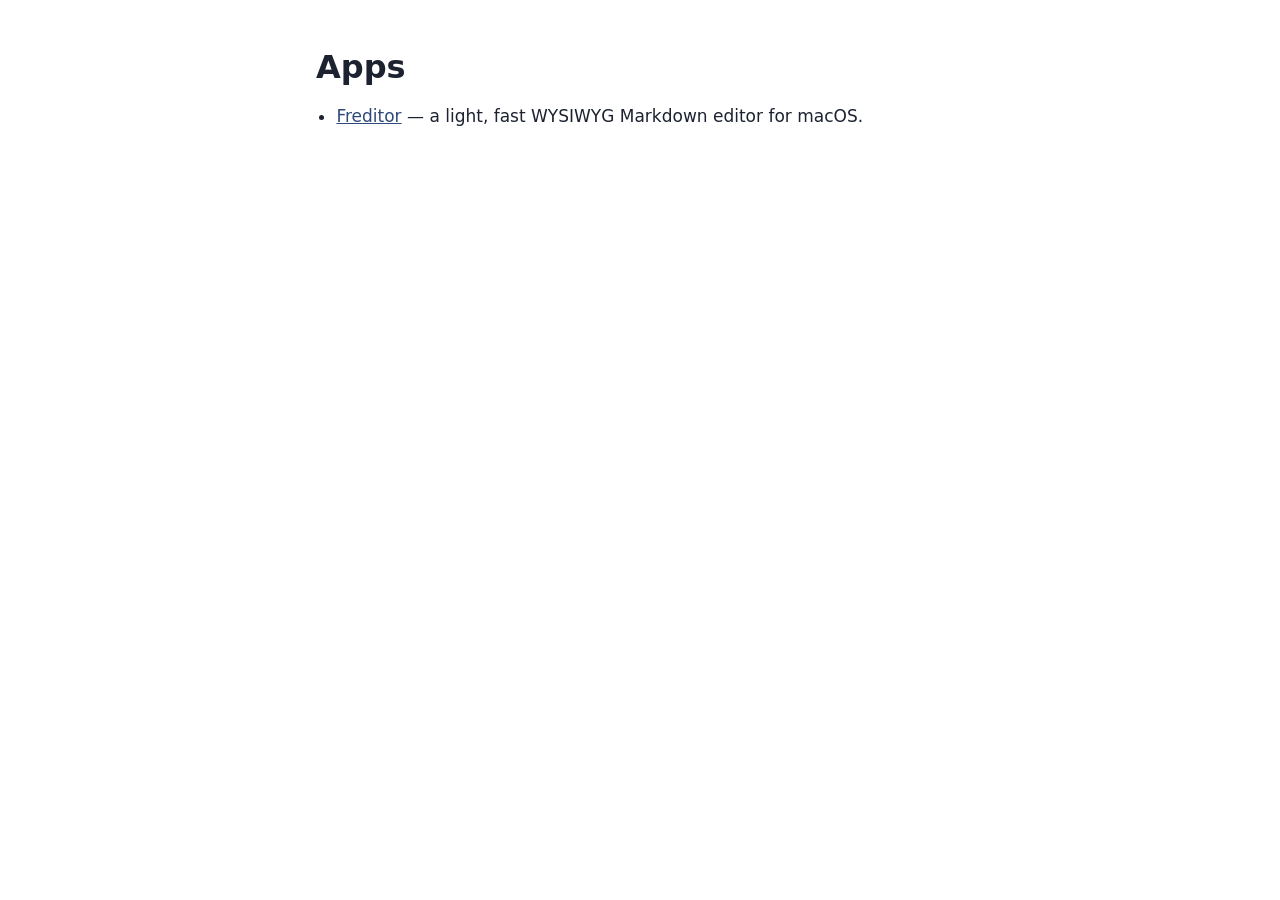
<file: index.html>
<!doctype html>
<!-- index.html — Site home: lists Andrew Behlmann's apps. -->
<html lang="en">
<head>
  <meta charset="utf-8">
  <meta name="viewport" content="width=device-width, initial-scale=1">
  <title>Andrew Behlmann — Apps</title>
  <link rel="icon" href="favicon.ico">
  <link rel="stylesheet" href="style.css">
</head>
<body>
<main>
  <h1>Apps</h1>
  <ul>
    <li><a href="freditor/">Freditor</a> — a light, fast WYSIWYG Markdown editor for macOS.</li>
  </ul>
</main>
</body>
</html>
</file>
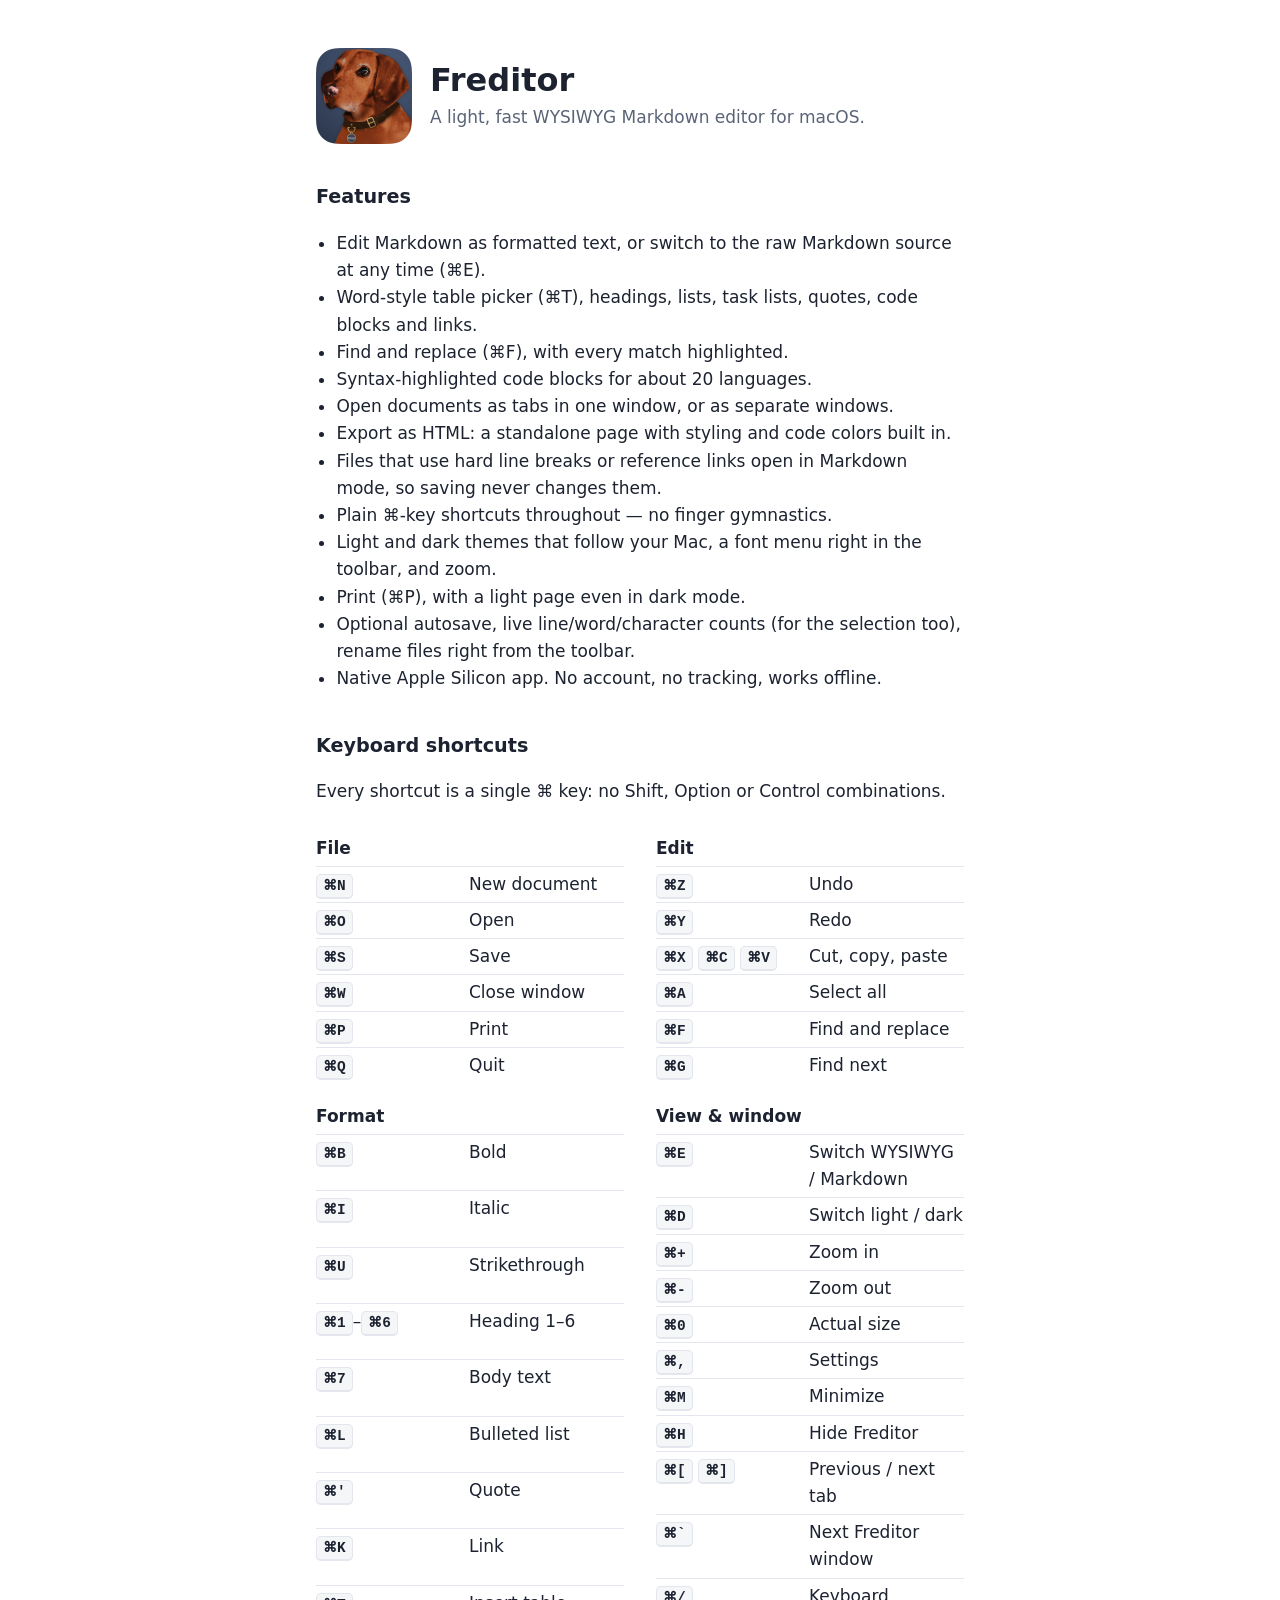
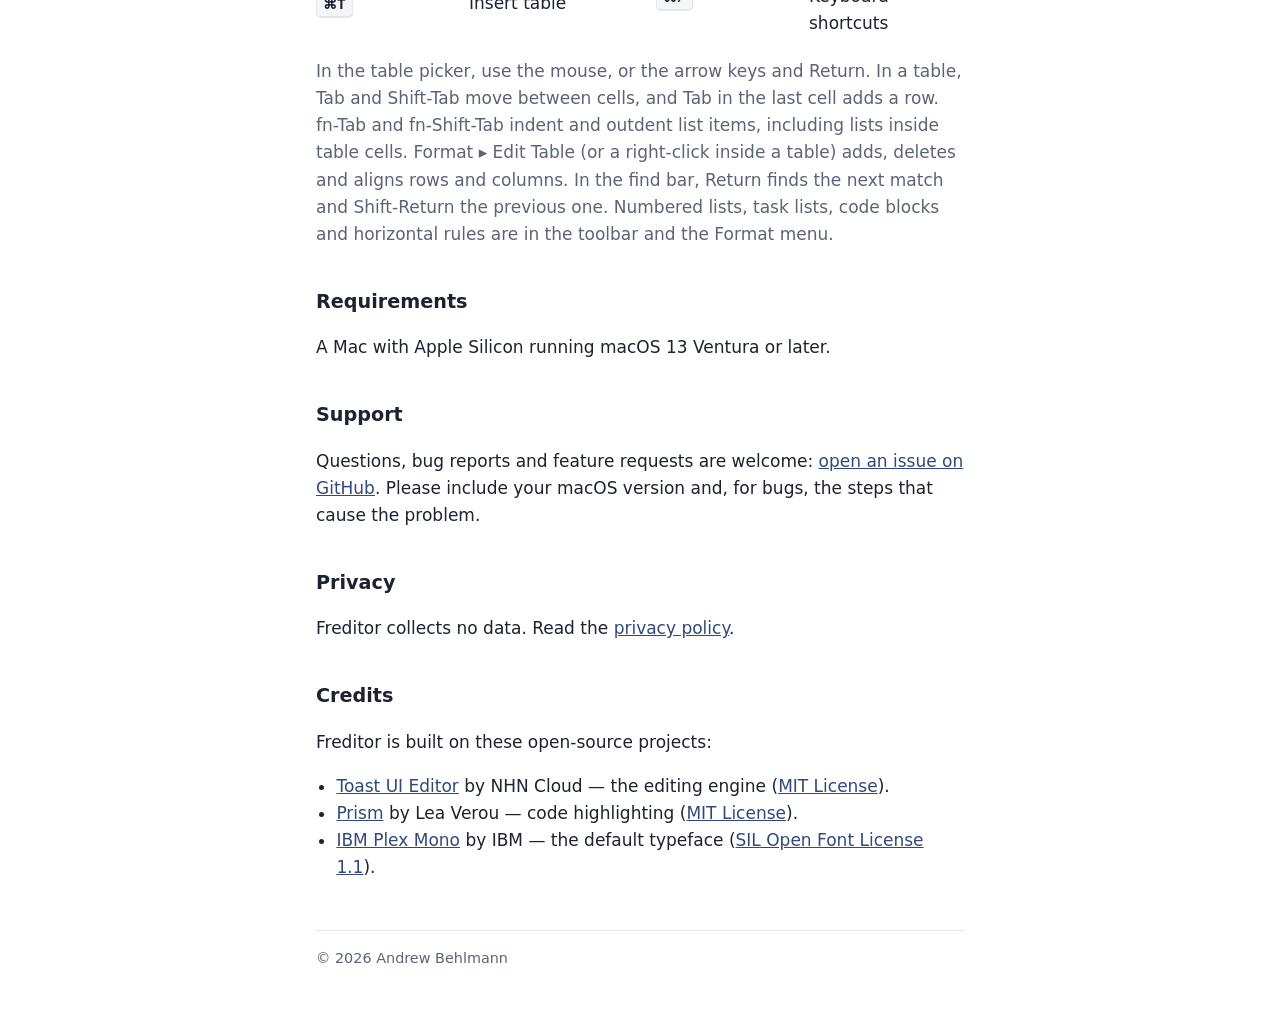
<file: freditor/index.html>
<!doctype html>
<!-- freditor/index.html — Freditor's product and support page (the App Store "Support URL"). -->
<html lang="en">
<head>
  <meta charset="utf-8">
  <meta name="viewport" content="width=device-width, initial-scale=1">
  <title>Freditor — Support</title>
  <meta name="description" content="Freditor is a light, fast WYSIWYG Markdown editor for macOS.">
  <link rel="icon" href="favicon.ico" sizes="any">
  <link rel="icon" type="image/png" sizes="32x32" href="favicon-32.png">
  <link rel="apple-touch-icon" href="apple-touch-icon.png">
  <link rel="manifest" href="site.webmanifest">
  <link rel="stylesheet" href="../style.css">
</head>
<body>
<main>
  <header class="app">
    <img src="icon-192.png" alt="Freditor icon">
    <div>
      <h1>Freditor</h1>
      <p class="tagline">A light, fast WYSIWYG Markdown editor for macOS.</p>
    </div>
  </header>

  <h2>Features</h2>
  <ul>
    <li>Edit Markdown as formatted text, or switch to the raw Markdown source at any time (⌘E).</li>
    <li>Word-style table picker (⌘T), headings, lists, task lists, quotes, code blocks and links.</li>
    <li>Find and replace (⌘F), with every match highlighted.</li>
    <li>Syntax-highlighted code blocks for about 20 languages.</li>
    <li>Open documents as tabs in one window, or as separate windows.</li>
    <li>Export as HTML: a standalone page with styling and code colors built in.</li>
    <li>Files that use hard line breaks or reference links open in Markdown mode, so saving never changes them.</li>
    <li>Plain ⌘-key shortcuts throughout — no finger gymnastics.</li>
    <li>Light and dark themes that follow your Mac, a font menu right in the toolbar, and zoom.</li>
    <li>Print (⌘P), with a light page even in dark mode.</li>
    <li>Optional autosave, live line/word/character counts (for the selection too), rename files right from the toolbar.</li>
    <li>Native Apple Silicon app. No account, no tracking, works offline.</li>
  </ul>

  <h2>Keyboard shortcuts</h2>
  <p>Every shortcut is a single ⌘ key: no Shift, Option or Control combinations.</p>
  <div class="keys">
    <table>
      <caption>File</caption>
      <tr><td><kbd>⌘N</kbd></td><td>New document</td></tr>
      <tr><td><kbd>⌘O</kbd></td><td>Open</td></tr>
      <tr><td><kbd>⌘S</kbd></td><td>Save</td></tr>
      <tr><td><kbd>⌘W</kbd></td><td>Close window</td></tr>
      <tr><td><kbd>⌘P</kbd></td><td>Print</td></tr>
      <tr><td><kbd>⌘Q</kbd></td><td>Quit</td></tr>
    </table>
    <table>
      <caption>Edit</caption>
      <tr><td><kbd>⌘Z</kbd></td><td>Undo</td></tr>
      <tr><td><kbd>⌘Y</kbd></td><td>Redo</td></tr>
      <tr><td><kbd>⌘X</kbd> <kbd>⌘C</kbd> <kbd>⌘V</kbd></td><td>Cut, copy, paste</td></tr>
      <tr><td><kbd>⌘A</kbd></td><td>Select all</td></tr>
      <tr><td><kbd>⌘F</kbd></td><td>Find and replace</td></tr>
      <tr><td><kbd>⌘G</kbd></td><td>Find next</td></tr>
    </table>
    <table>
      <caption>Format</caption>
      <tr><td><kbd>⌘B</kbd></td><td>Bold</td></tr>
      <tr><td><kbd>⌘I</kbd></td><td>Italic</td></tr>
      <tr><td><kbd>⌘U</kbd></td><td>Strikethrough</td></tr>
      <tr><td><kbd>⌘1</kbd>–<kbd>⌘6</kbd></td><td>Heading 1–6</td></tr>
      <tr><td><kbd>⌘7</kbd></td><td>Body text</td></tr>
      <tr><td><kbd>⌘L</kbd></td><td>Bulleted list</td></tr>
      <tr><td><kbd>⌘'</kbd></td><td>Quote</td></tr>
      <tr><td><kbd>⌘K</kbd></td><td>Link</td></tr>
      <tr><td><kbd>⌘T</kbd></td><td>Insert table</td></tr>
    </table>
    <table>
      <caption>View &amp; window</caption>
      <tr><td><kbd>⌘E</kbd></td><td>Switch WYSIWYG / Markdown</td></tr>
      <tr><td><kbd>⌘D</kbd></td><td>Switch light / dark</td></tr>
      <tr><td><kbd>⌘+</kbd></td><td>Zoom in</td></tr>
      <tr><td><kbd>⌘-</kbd></td><td>Zoom out</td></tr>
      <tr><td><kbd>⌘0</kbd></td><td>Actual size</td></tr>
      <tr><td><kbd>⌘,</kbd></td><td>Settings</td></tr>
      <tr><td><kbd>⌘M</kbd></td><td>Minimize</td></tr>
      <tr><td><kbd>⌘H</kbd></td><td>Hide Freditor</td></tr>
      <tr><td><kbd>⌘[</kbd> <kbd>⌘]</kbd></td><td>Previous / next tab</td></tr>
      <tr><td><kbd>⌘`</kbd></td><td>Next Freditor window</td></tr>
      <tr><td><kbd>⌘/</kbd></td><td>Keyboard shortcuts</td></tr>
    </table>
  </div>
  <p class="meta">In the table picker, use the mouse, or the arrow keys and Return. In a table, Tab and Shift-Tab move
    between cells, and Tab in the last cell adds a row. fn-Tab and fn-Shift-Tab indent and outdent list items, including
    lists inside table cells. Format ▸ Edit Table (or a right-click inside a table) adds, deletes and aligns rows and columns. In the find bar,
    Return finds the next match and Shift-Return the previous one. Numbered lists, task lists, code blocks and horizontal rules are in the toolbar
    and the Format menu.</p>

  <h2>Requirements</h2>
  <p>A Mac with Apple Silicon running macOS 13 Ventura or later.</p>

  <h2>Support</h2>
  <p>Questions, bug reports and feature requests are welcome:
    <a href="https://github.com/andrewbehlmann/andrewbehlmann.github.io/issues/new?title=Freditor:%20">open an issue on GitHub</a>.
    Please include your macOS version and, for bugs, the steps that cause the problem.</p>

  <h2>Privacy</h2>
  <p>Freditor collects no data. Read the <a href="privacy.html">privacy policy</a>.</p>

  <h2>Credits</h2>
  <p>Freditor is built on these open-source projects:</p>
  <ul>
    <li><a href="https://github.com/nhn/tui.editor">Toast UI Editor</a> by NHN Cloud — the editing engine
      (<a href="https://github.com/nhn/tui.editor/blob/master/LICENSE">MIT License</a>).</li>
    <li><a href="https://prismjs.com">Prism</a> by Lea Verou — code highlighting
      (<a href="https://github.com/PrismJS/prism/blob/master/LICENSE">MIT License</a>).</li>
    <li><a href="https://github.com/IBM/plex">IBM Plex Mono</a> by IBM — the default typeface
      (<a href="https://openfontlicense.org">SIL Open Font License 1.1</a>).</li>
  </ul>

  <footer>© 2026 Andrew Behlmann</footer>
</main>
</body>
</html>
</file>
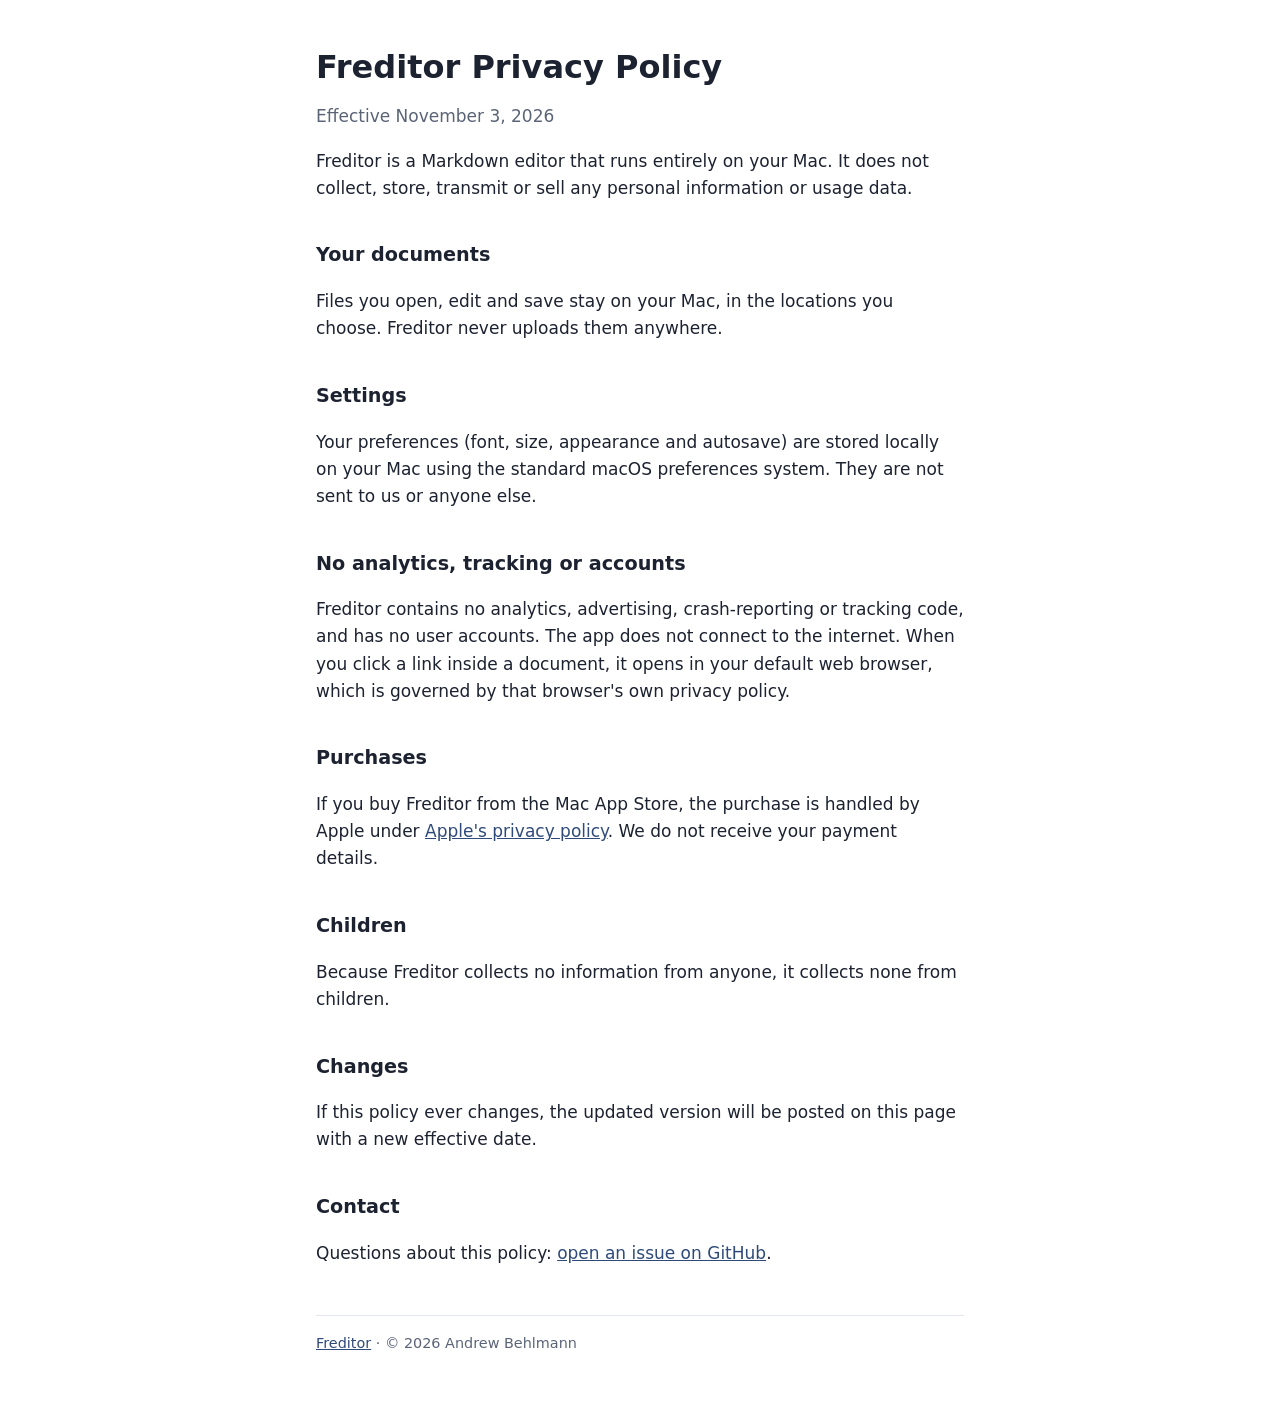
<file: freditor/privacy.html>
<!doctype html>
<!-- freditor/privacy.html — Freditor's privacy policy (the App Store "Privacy Policy URL"). -->
<html lang="en">
<head>
  <meta charset="utf-8">
  <meta name="viewport" content="width=device-width, initial-scale=1">
  <title>Freditor — Privacy Policy</title>
  <link rel="icon" href="favicon.ico" sizes="any">
  <link rel="icon" type="image/png" sizes="32x32" href="favicon-32.png">
  <link rel="apple-touch-icon" href="apple-touch-icon.png">
  <link rel="stylesheet" href="../style.css">
</head>
<body>
<main>
  <h1>Freditor Privacy Policy</h1>
  <p class="meta">Effective November 3, 2026</p>

  <p>Freditor is a Markdown editor that runs entirely on your Mac. It does not collect, store, transmit or
    sell any personal information or usage data.</p>

  <h2>Your documents</h2>
  <p>Files you open, edit and save stay on your Mac, in the locations you choose. Freditor never uploads
    them anywhere.</p>

  <h2>Settings</h2>
  <p>Your preferences (font, size, appearance and autosave) are stored locally on your Mac using the
    standard macOS preferences system. They are not sent to us or anyone else.</p>

  <h2>No analytics, tracking or accounts</h2>
  <p>Freditor contains no analytics, advertising, crash-reporting or tracking code, and has no user accounts.
    The app does not connect to the internet. When you click a link inside a document, it opens in your
    default web browser, which is governed by that browser's own privacy policy.</p>

  <h2>Purchases</h2>
  <p>If you buy Freditor from the Mac App Store, the purchase is handled by Apple under
    <a href="https://www.apple.com/legal/privacy/">Apple's privacy policy</a>. We do not receive your
    payment details.</p>

  <h2>Children</h2>
  <p>Because Freditor collects no information from anyone, it collects none from children.</p>

  <h2>Changes</h2>
  <p>If this policy ever changes, the updated version will be posted on this page with a new effective date.</p>

  <h2>Contact</h2>
  <p>Questions about this policy:
    <a href="https://github.com/andrewbehlmann/andrewbehlmann.github.io/issues/new?title=Privacy:%20">open an issue on GitHub</a>.</p>

  <footer><a href="./">Freditor</a> · © 2026 Andrew Behlmann</footer>
</main>
</body>
</html>
</file>
<file: style.css>
/* style.css — Shared styles for the site: one readable column, light and dark themes. */
:root {
  --bg: #ffffff; --fg: #1c2230; --muted: #5b6477; --accent: #2f4a7a; --rule: #e3e6ec;
  color-scheme: light dark;
}
@media (prefers-color-scheme: dark) {
  :root { --bg: #0a0e18; --fg: #e4e8f0; --muted: #9aa3b5; --accent: #8fb0e8; --rule: #1e2535; }
}
* { box-sizing: border-box; }
body {
  margin: 0; background: var(--bg); color: var(--fg);
  font: 17px/1.6 -apple-system, BlinkMacSystemFont, "Segoe UI", system-ui, sans-serif;
}
main { max-width: 680px; margin: 0 auto; padding: 48px 16px 64px; }
header.app { display: flex; align-items: center; gap: 18px; margin-bottom: 8px; }
header.app img { width: 96px; height: 96px; }
h1 { font-size: 2rem; line-height: 1.2; margin: 0; }
h2 { font-size: 1.2rem; margin: 2em 0 .4em; }
.tagline, .meta, footer { color: var(--muted); }
.tagline { margin: 4px 0 0; }
a { color: var(--accent); }
ul { padding-left: 1.2em; }
.keys { display: grid; grid-template-columns: repeat(auto-fit, minmax(280px, 1fr)); gap: 8px 32px; }
.keys table { border-collapse: collapse; width: 100%; }
.keys caption { text-align: left; font-weight: 600; padding: 12px 0 4px; }
.keys td { padding: 4px 0; border-top: 1px solid var(--rule); vertical-align: top; }
.keys td:first-child { width: 9em; white-space: nowrap; }
kbd {
  font: 600 .85em/1 ui-monospace, "SF Mono", Menlo, monospace; padding: 3px 6px; border-radius: 5px;
  border: 1px solid var(--rule); border-bottom-width: 2px; background: color-mix(in srgb, var(--rule) 35%, var(--bg));
}
footer { border-top: 1px solid var(--rule); margin-top: 48px; padding-top: 16px; font-size: .9rem; }
</file>
